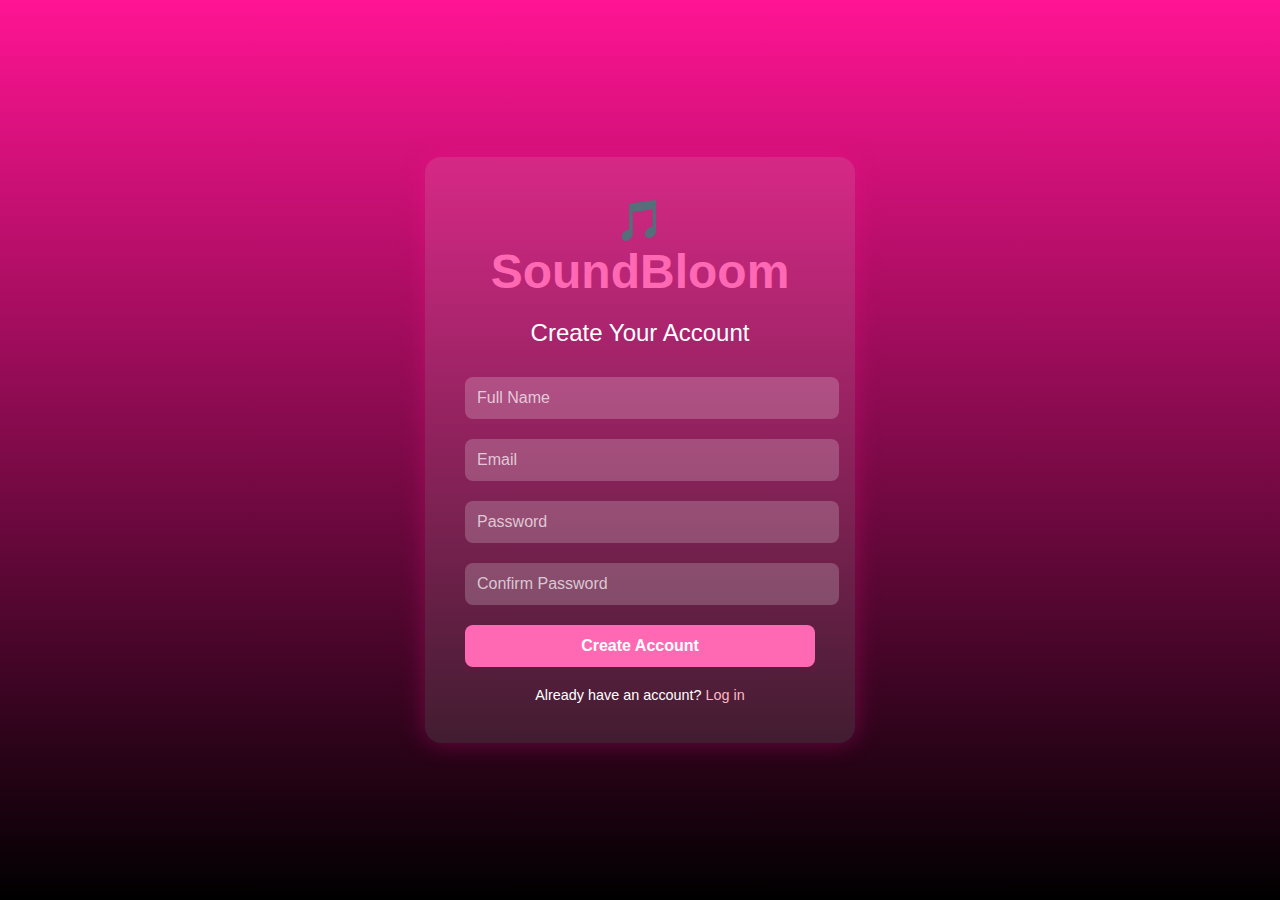
<file: account.html>
<!DOCTYPE html>
<html lang="en">
<head>
  <meta charset="UTF-8">
  <title>Create Account - SoundBloom</title>
  <style>
    body {
      margin: 0;
      font-family: 'Segoe UI', sans-serif;
      background: linear-gradient(to bottom, #ff1493, #000);
      display: flex;
      justify-content: center;
      align-items: center;
      height: 100vh;
    }

    .container {
      background: rgba(255, 255, 255, 0.1);
      padding: 40px;
      border-radius: 16px;
      box-shadow: 0 0 25px rgba(255, 20, 147, 0.3);
      width: 350px;
      color: white;
      text-align: center;
    }

    .logo {
      font-size: 2.5em;
      margin-bottom: 10px;
    }

    .logo span {
      font-size: 1.2em;
      font-weight: bold;
      color: #ff69b4;
    }

    h2 {
      margin-bottom: 20px;
      font-weight: normal;
    }

    input {
      width: 100%;
      padding: 12px;
      margin: 10px 0;
      border: none;
      border-radius: 8px;
      background: rgba(255, 255, 255, 0.2);
      color: white;
      font-size: 1em;
    }

    input::placeholder {
      color: rgba(255, 255, 255, 0.7);
    }

    button {
      width: 100%;
      padding: 12px;
      border: none;
      border-radius: 8px;
      background: #ff69b4;
      color: white;
      font-weight: bold;
      cursor: pointer;
      font-size: 1em;
      margin-top: 10px;
    }

    button:hover {
      background: #ff85c1;
    }

    .link {
      margin-top: 20px;
      font-size: 0.9em;
    }

    .link a {
      color: #ffb6c1;
      text-decoration: none;
    }

    .link a:hover {
      text-decoration: underline;
    }
  </style>
</head>
<body>

  <div class="container">
    <div class="logo">🎵 <span>SoundBloom</span></div>
    <h2>Create Your Account</h2>
    <form>
      <input type="text" placeholder="Full Name" required />
      <input type="email" placeholder="Email" required />
      <input type="password" placeholder="Password" required />
      <input type="password" placeholder="Confirm Password" required />
      <button type="submit">Create Account</button>
    </form>
    <div class="link">
      Already have an account? <a href="#">Log in</a>
    </div>
  </div>

</body>
</html>
</file>
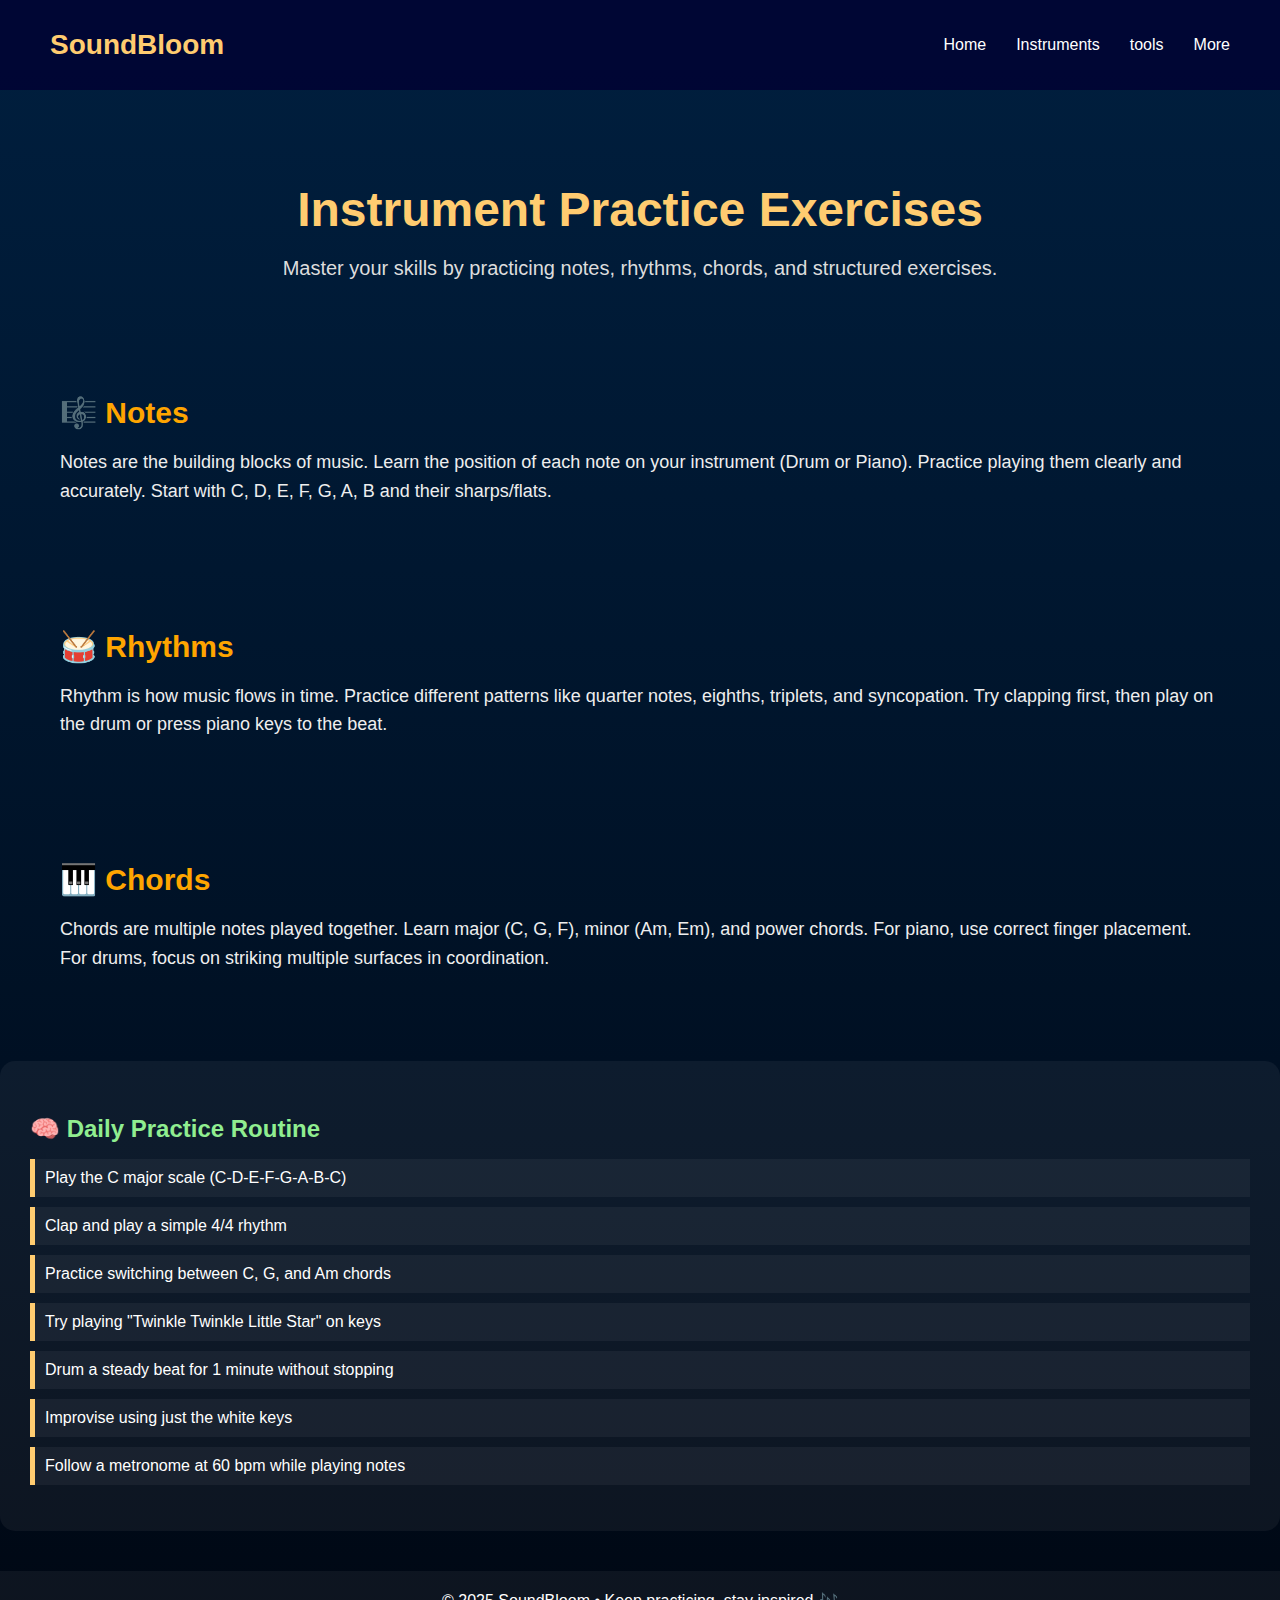
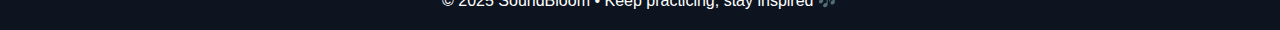
<file: exercise.html>
<!DOCTYPE html>
<html lang="en">
<head>
  <meta charset="UTF-8">
  <title>SoundBloom - Exercises</title>
  <style>
    body {
      margin: 0;
      font-family: 'Segoe UI', sans-serif;
      background: linear-gradient(to bottom, #001f3f, #000814);
      color: white;
    }

    nav {
      display: flex;
      justify-content: space-between;
      align-items: center;
      padding: 20px 50px;
      background-color: rgba(0, 0, 50, 0.8);
    }

    nav .logo {
      font-size: 28px;
      font-weight: bold;
      color: #ffcc70;
    }

    nav ul {
      list-style: none;
      display: flex;
      gap: 30px;
    }

    nav ul li {
      cursor: pointer;
      transition: 0.3s;
    }

    nav ul li:hover {
      color: #ffcc70;
    }

    header {
      text-align: center;
      padding: 60px 20px 30px;
    }

    header h1 {
      font-size: 48px;
      margin-bottom: 10px;
      color: #ffcc70;
    }

    header p {
      font-size: 20px;
      color: #ddd;
    }

    .section {
      padding: 40px 60px;
    }

    .section h2 {
      color: #ffa500;
      font-size: 30px;
      margin-bottom: 15px;
    }

    .section p {
      line-height: 1.6;
      font-size: 18px;
      color: #eee;
    }

    .exercise-list {
      background-color: rgba(255, 255, 255, 0.05);
      padding: 30px;
      margin-top: 30px;
      border-radius: 15px;
    }

    .exercise-list h3 {
      font-size: 24px;
      color: #90ee90;
      margin-bottom: 10px;
    }

    .exercise-list ul {
      list-style: none;
      padding-left: 0;
    }

    .exercise-list ul li {
      padding: 10px;
      background-color: rgba(255, 255, 255, 0.05);
      margin-bottom: 10px;
      border-left: 5px solid #ffcc70;
    }

    footer {
      text-align: center;
      padding: 20px;
      background-color: rgba(255, 255, 255, 0.05);
      margin-top: 40px;
    }
  </style>
</head>
<body>

  <nav>
    <div class="logo">SoundBloom</div>
    <ul>
      <li onclick="window.location.href='index.html'">Home</li>
      <li onclick="window.location.href='instruments.html'">Instruments</li>
      <li onclick="window.location.href='tools.html'">tools</li>
      <li onclick="window.location.href='more.html'">More</li>
    </ul>
  </nav>

  <header>
    <h1>Instrument Practice Exercises</h1>
    <p>Master your skills by practicing notes, rhythms, chords, and structured exercises.</p>
  </header>

  <div class="section">
    <h2>🎼 Notes</h2>
    <p>Notes are the building blocks of music. Learn the position of each note on your instrument (Drum or Piano). Practice playing them clearly and accurately. Start with C, D, E, F, G, A, B and their sharps/flats.</p>
  </div>

  <div class="section">
    <h2>🥁 Rhythms</h2>
    <p>Rhythm is how music flows in time. Practice different patterns like quarter notes, eighths, triplets, and syncopation. Try clapping first, then play on the drum or press piano keys to the beat.</p>
  </div>

  <div class="section">
    <h2>🎹 Chords</h2>
    <p>Chords are multiple notes played together. Learn major (C, G, F), minor (Am, Em), and power chords. For piano, use correct finger placement. For drums, focus on striking multiple surfaces in coordination.</p>
  </div>

  <div class="section exercise-list">
    <h3>🧠 Daily Practice Routine</h3>
    <ul>
      <li>Play the C major scale (C-D-E-F-G-A-B-C)</li>
      <li>Clap and play a simple 4/4 rhythm</li>
      <li>Practice switching between C, G, and Am chords</li>
      <li>Try playing "Twinkle Twinkle Little Star" on keys</li>
      <li>Drum a steady beat for 1 minute without stopping</li>
      <li>Improvise using just the white keys</li>
      <li>Follow a metronome at 60 bpm while playing notes</li>
    </ul>
  </div>

  <footer>
    © 2025 SoundBloom • Keep practicing, stay inspired 🎶
  </footer>

</body>
</html>
</file>
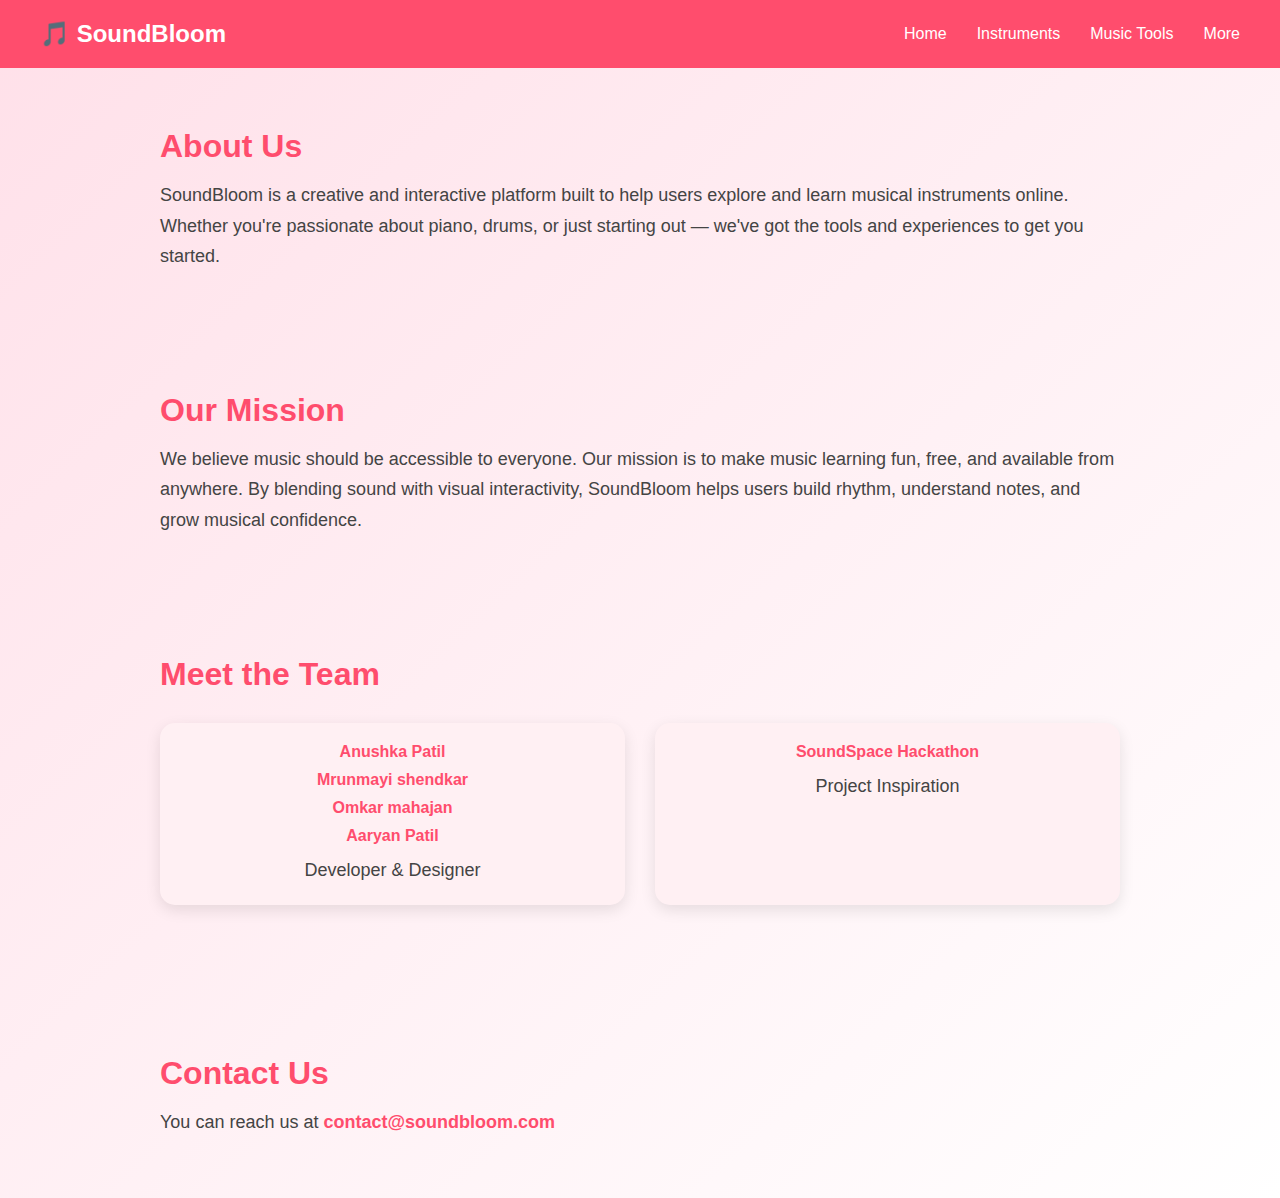
<file: more.html>
<!DOCTYPE html>
<html lang="en">
<head>
  <meta charset="UTF-8">
  <title>More | SoundBloom</title>
  <style>
    * {
      margin: 0;
      padding: 0;
      box-sizing: border-box;
    }

    body {
      font-family: 'Segoe UI', sans-serif;
      background: linear-gradient(to bottom right, #ffe0e9, #fff);
      color: #333;
    }

    nav {
      background-color: #ff4d6d;
      padding: 20px 40px;
      display: flex;
      justify-content: space-between;
      align-items: center;
    }

    nav .logo {
      font-size: 24px;
      font-weight: bold;
      color: white;
    }

    nav ul {
      list-style: none;
      display: flex;
      gap: 30px;
    }

    nav ul li {
      cursor: pointer;
      color: white;
      font-size: 16px;
      transition: 0.3s;
    }

    nav ul li:hover {
      text-decoration: underline;
    }

    .section {
      padding: 60px 20px;
      max-width: 1000px;
      margin: auto;
    }

    .section h2 {
      font-size: 32px;
      color: #ff4d6d;
      margin-bottom: 15px;
    }

    .section p {
      font-size: 18px;
      line-height: 1.7;
      color: #444;
    }

    .team {
      display: flex;
      flex-wrap: wrap;
      gap: 30px;
      margin-top: 30px;
    }

    .team-member {
      background-color: #fff0f3;
      padding: 20px;
      border-radius: 15px;
      flex: 1 1 250px;
      box-shadow: 0 5px 15px rgba(0, 0, 0, 0.1);
      text-align: center;
    }

    .team-member h4 {
      color: #ff4d6d;
      margin-bottom: 10px;
    }

    .contact {
      margin-top: 30px;
    }

    .contact a {
      color: #ff4d6d;
      text-decoration: none;
      font-weight: bold;
    }

    .contact a:hover {
      text-decoration: underline;
    }
  </style>
</head>
<body>
  <nav>
    <div class="logo">🎵 SoundBloom</div>
    <ul>
      <li onclick="window.location.href='index.html'">Home</li>
      <li onclick="window.location.href='instruments.html'">Instruments</li>
      <li onclick="window.location.href='tools.html'">Music Tools</li>
      <li>More</li>
    </ul>
  </nav>

  <div class="section">
    <h2>About Us</h2>
    <p>
      SoundBloom is a creative and interactive platform built to help users explore and learn musical instruments online.
      Whether you're passionate about piano, drums, or just starting out — we've got the tools and experiences to get you started.
    </p>
  </div>

  <div class="section">
    <h2>Our Mission</h2>
    <p>
      We believe music should be accessible to everyone. Our mission is to make music learning fun, free, and available from anywhere.
      By blending sound with visual interactivity, SoundBloom helps users build rhythm, understand notes, and grow musical confidence.
    </p>
  </div>

  <div class="section">
    <h2>Meet the Team</h2>
    <div class="team">
      <div class="team-member">
        <h4>Anushka Patil</h4>
        <h4>Mrunmayi shendkar</h4>
        <h4>Omkar mahajan</h4>
        <h4>Aaryan Patil</h4>
        <p>Developer & Designer</p>
      </div>
      <div class="team-member">
        <h4>SoundSpace Hackathon</h4>
        <p>Project Inspiration</p>
      </div>
    </div>
  </div>

  <div class="section contact">
    <h2>Contact Us</h2>
    <p>You can reach us at <a href="mailto:contact@soundbloom.com">contact@soundbloom.com</a></p>
  </div>
</body>
</html>
</file>
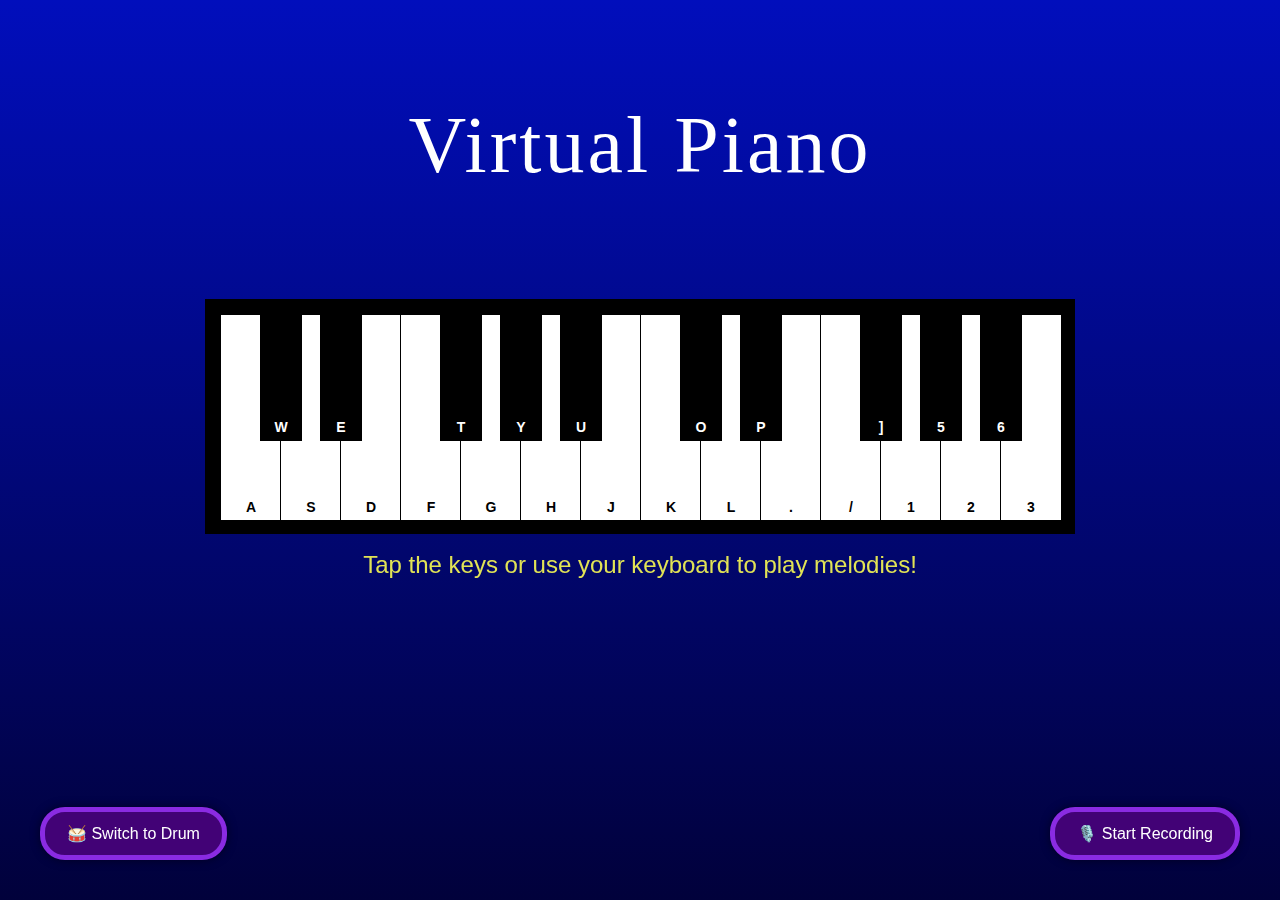
<file: piano.html>
<!DOCTYPE html>
<html lang="en">
<head>
  <meta charset="UTF-8">
  <title>Piano</title>
  <style>
    *{
      margin: 0;
      padding: 0;
    }
    body {
      font-family: sans-serif;
      justify-items: center;
      background: linear-gradient(180deg,rgb(1, 14, 188),rgb(1, 1, 59) );
      height: 100vh;
      background-size: cover;
    }

    .line-above { 
      letter-spacing: 3px;
      font-family:fantasy;
      position: relative;  
      top: 100px;       
      margin: 0;
      font-size: 500%;
      background: linear-gradient(270deg, #ffffff, #ffffff);
      -webkit-background-clip: text;
      -webkit-text-fill-color: transparent;
    }
    .piano {    
      position: relative;
      width: 840px;
      height: 205px;
      top: 180px;
      border-style:outset;
      border: 15px solid black;
    }

    .key {
      position: absolute;
      border: 1px solid #000;
      cursor: pointer;
      user-select: none;
      display: flex;
      justify-content: center;
      align-items: flex-end;
      padding-bottom: 5px;
      font-size: 14px;
      font-weight: bold;
    }

    .white {
      width: 60px;
      height: 200px;
      background: white;
      z-index: 1;
      color: black;
    }

    .black {
      width: 40px;
      height: 120px;
      background: black;
      z-index: 2;
      color: white;
    }

    .white.pressed {
      background-color: rgb(200, 198, 198) !important;
    }

    .black.pressed {
      background-color: rgb(152, 149, 149) !important;
    }
    .record-button {
      position: fixed;
      bottom: 40px;
      right: 40px;
      padding: 12px 22px;
      font-size: 16px;
      background-color: #420276;
      color: white;
      border:5px;
      border-style: solid;
      border-color: blueviolet;
      border-radius: 25px;
      cursor: pointer;
      z-index: 10;
      box-shadow: 0 0 10px rgba(0, 0, 0, 0.5);
    }

    .record-button:hover {
      background-color: #0056b3;
    }
    .line-below { 
      position: relative;
      font-family: sans-serif; 
      font-size: 150%;
      justify-items:center;  
      top:460px;    
      color: rgb(225, 227, 85);
      margin: 0;
    }
    video{
      position: fixed;
      width: 100%;
      z-index: -4;
    }
    .switch-button {
  position: fixed;
  bottom: 40px;
  left: 40px;
  padding: 12px 22px;
  font-size: 16px;
  background-color: #420276;
  color: white;
  border:5px;
  border-style: solid;
  border-color: blueviolet;
  border-radius: 25px;
  cursor: pointer;
  z-index: 10;
  box-shadow: 0 0 10px rgba(0, 0, 0, 0.5);
}

  </style>
</head>

<body>
  <button id="switchToDrumBtn" class="switch-button">🥁 Switch to Drum</button>
  <video src="https://media.istockphoto.com/id/2174719036/video/looping-abstract-clowing-background-with-multicolored-blurred-gradients-moving-on-dark.mp4?s=mp4-640x640-is&k=20&c=dILLv1n9w_hnRvzQAbSz19i6a63yTNtLem8385lvrgc=" loop autoplay muted></video>
  <div class="line-above">Virtual Piano</div>
    <div class="line-below">Tap the keys or use your keyboard to play melodies!</div>
  <div class="piano" id="piano">
    <button id="recordBtn" class="record-button">🎙️ Start Recording</button>
  <script>
    document.getElementById('switchToDrumBtn').addEventListener('click', function () {
  window.location.href = 'drum.html'; // Replace with actual path to your drum page
}); 
    let audioCtx = new (window.AudioContext || window.webkitAudioContext)();
    let dest = audioCtx.createMediaStreamDestination();
    let mediaRecorder = new MediaRecorder(dest.stream);
    let chunks = [];

    const whiteKeys = ['A', 'S', 'D', 'F', 'G', 'H', 'J', 'K', 'L', '.', '/', '1', '2', '3'];
    const blackKeys = ['W', 'E', 'T', 'Y', 'U', 'O', 'P', ']', '5', '6'];
    const whiteNotes = ['C4', 'D4', 'E4', 'F4', 'G4', 'A4', 'B4', 'C5', 'D5', 'E5', 'F5', 'G5', 'A5', 'B5'];
    const blackNotes = ['C#4', 'D#4', 'F#4', 'G#4', 'A#4', 'C#5', 'D#5', 'F#5', 'G#5', 'A#5'];

    const keyMap = {};
    const frequencies = {};

    function getFrequency(note) {
      const A4 = 440;
      const notes = ['C', 'C#', 'D', 'D#', 'E', 'F', 'F#', 'G', 'G#', 'A', 'A#', 'B'];
      let octave = parseInt(note.slice(-1));
      let key = note.slice(0, -1);
      let n = notes.indexOf(key) + 12 * (octave - 4);
      return A4 * Math.pow(2, n / 12);
    }

    function createKey(note, i, isBlack = false, keyChar = '') {
      const div = document.createElement('div');
      div.className = `key ${isBlack ? 'black' : 'white'}`;
      div.dataset.note = note;

      if (!isBlack) {
        div.style.left = `${i * 60}px`;
      } else {
        const blackKeyOffset = [1, 2, 4, 5, 6, 8, 9, 11, 12, 13];
        div.style.left = `${blackKeyOffset[i] * 60 - 20}px`;
      }

      const label = document.createElement('span');
      label.textContent = keyChar;
      div.appendChild(label);

      return div;
    }

    const piano = document.getElementById('piano');

    whiteNotes.forEach((note, i) => {
      frequencies[note] = getFrequency(note);
      const key = createKey(note, i, false, whiteKeys[i]);
      piano.appendChild(key);
      keyMap[whiteKeys[i]] = note;
    });

    blackNotes.forEach((note, i) => {
      frequencies[note] = getFrequency(note);
      const key = createKey(note, i, true, blackKeys[i]);
      piano.appendChild(key);
      keyMap[blackKeys[i]] = note;
    });

    const held = new Set();

    piano.addEventListener('mousedown', e => {
      if (e.target.classList.contains('key')) {
        const note = e.target.dataset.note;
        if (!held.has(note)) {
          playNote(note);
          held.add(note);
        }
        e.target.classList.add('pressed');
      }
    });

    piano.addEventListener('mouseup',   e => {
      if (e.target.classList.contains('key')) {
        held.delete(e.target.dataset.note);
        e.target.classList.remove('pressed');
      }
    });

    document.addEventListener('keydown', e => {
      const note = keyMap[e.key.toUpperCase()];
      if (note && !held.has(note)) {
        playNote(note);
        held.add(note);
        document.querySelectorAll(`[data-note="${note}"]`)
                .forEach(k => k.classList.add('pressed'));
      }
    });

    document.addEventListener('keyup', e => {
      const note = keyMap[e.key.toUpperCase()];
      if (note) {
        held.delete(note);
        document.querySelectorAll(`[data-note="${note}"]`)
                .forEach(k => k.classList.remove('pressed'));
      }
    });

    function playNote(note) {
      const osc = audioCtx.createOscillator();
      const gain = audioCtx.createGain();
      osc.type = 'sine';
      osc.frequency.value = frequencies[note];
      osc.connect(gain);
      gain.connect(audioCtx.destination);
      gain.connect(dest);            // <<<<< RECORDING FIX
      gain.gain.setValueAtTime(1, audioCtx.currentTime);
      gain.gain.exponentialRampToValueAtTime(0.001, audioCtx.currentTime + 1);
      osc.start();
      osc.stop(audioCtx.currentTime + 1);
    }
  </script>
  </div>

<canvas id="bg"></canvas>
<style>
  #bg{position:fixed;inset:0;z-index:-3;pointer-events:none;}
</style>
<script>
(()=>{
  const c = document.getElementById('bg');
  const ctx = c.getContext('2d');
  onresize = () => {c.width = innerWidth; c.height = innerHeight;};
  onresize();

  const waves = [];

  const oldPlayNote = window.playNote;
  window.playNote = (note)=>{
    oldPlayNote?.(note);
    const hue = (note.charCodeAt(0)*30)%360;
    waves.push({
      x: c.width/2 + (Math.random()-0.5)*c.width*0.6,
      y: c.height/2 + (Math.random()-0.5)*c.height*0.4,
      r: 0,
      maxR: Math.min(c.width,c.height)*0.35,
      opacity: 1,
      color: `hsl(${hue},100%,65%)`
    });
  };

  function draw(){
    ctx.clearRect(0,0,c.width,c.height);

    for(let i=waves.length-1;i>=0;i--){
      const w = waves[i];
      w.r += 4;
      w.opacity -= 0.015;
      if(w.opacity<=0){waves.splice(i,1);continue;}

      ctx.beginPath();
      ctx.arc(w.x,w.y,w.r,0,Math.PI*2);
      ctx.strokeStyle = w.color.replace(')',`, ${w.opacity})`).replace('rgb','rgba');
      ctx.lineWidth = 3;
      ctx.stroke();

      ctx.beginPath();
      ctx.arc(w.x,w.y,w.r*0.7,0,Math.PI*2);
      ctx.strokeStyle = w.color.replace(')',`, ${w.opacity*0.6})`).replace('rgb','rgba');
      ctx.lineWidth = 1.5;
      ctx.stroke();
    }
    requestAnimationFrame(draw);
  }
  draw();
})();

// Recording
mediaRecorder.ondataavailable = function(e) {
  chunks.push(e.data);
};

mediaRecorder.onstop = function() {
  const blob = new Blob(chunks, { type: 'audio/webm' });
  const url = URL.createObjectURL(blob);
  const a = document.createElement('a');
  a.style.display = 'none';
  a.href = url;
  a.download = 'piano-recording.webm';
  document.body.appendChild(a);
  a.click();
  setTimeout(() => {
    document.body.removeChild(a);
    URL.revokeObjectURL(url);
  }, 100);
  chunks = [];
};

document.getElementById('recordBtn').addEventListener('click', function () {
  if (mediaRecorder.state === 'inactive') {
    mediaRecorder.start();
    this.textContent = "⏹️ Stop Recording";
  } else {
    mediaRecorder.stop();
    this.textContent = "🎙️ Start Recording";
  }
});
</script>
</body>
</html>
</file>
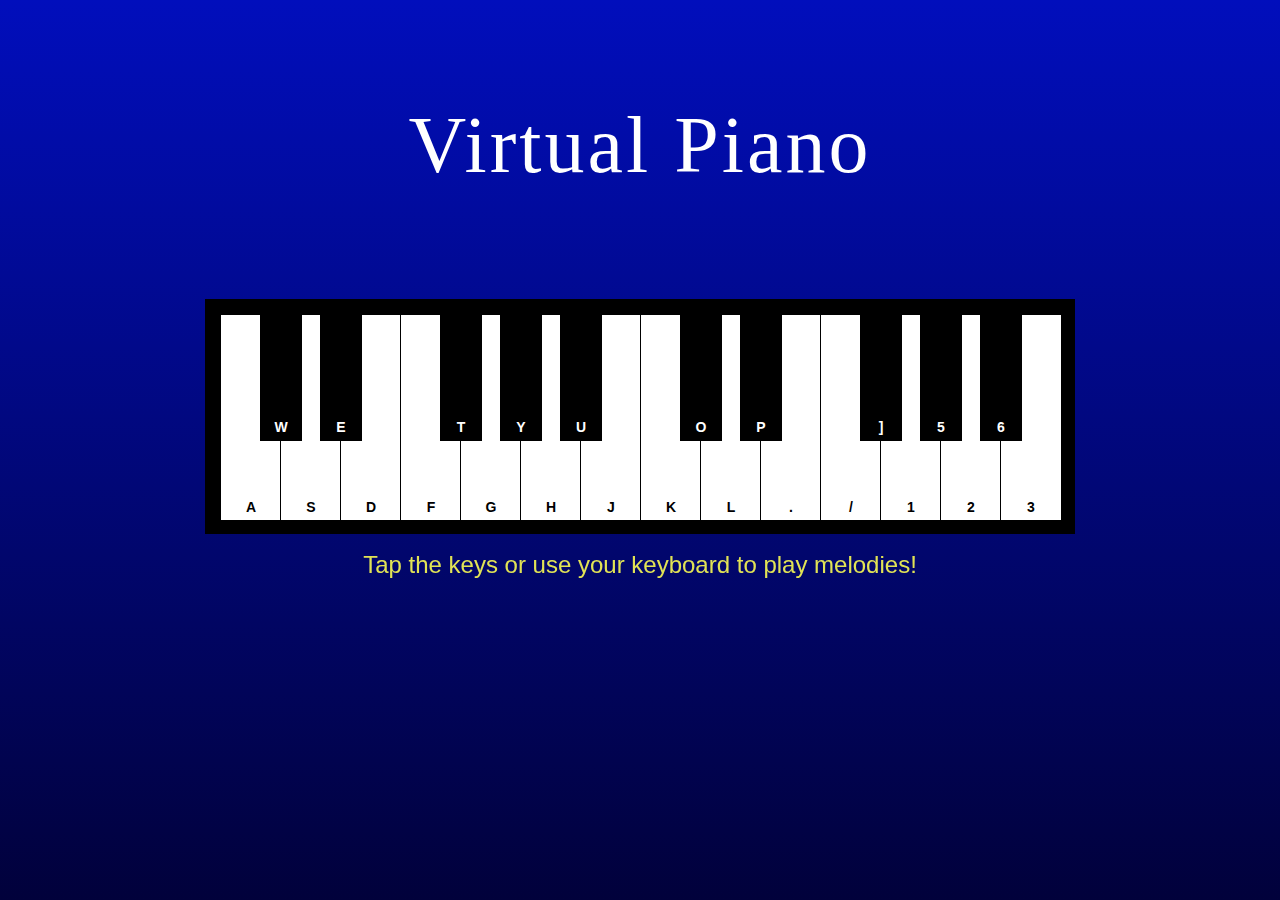
<file: pianoindex.html>
<!DOCTYPE html>
<html lang="en">
<head>
  <meta charset="UTF-8">
  <title>Piano</title>
  <style>
    *{
      margin: 0;
      padding: 0;
    }
    body {
      font-family: sans-serif;
      justify-items: center;
      background: linear-gradient(180deg,rgb(1, 14, 188),rgb(1, 1, 59) );
      height: 100vh;
      background-size: cover;
     
    }

    .line-above { 
      letter-spacing: 3px;
      font-family:fantasy;
      position: relative;  
      top: 100px;       
      margin: 0;
      font-size: 500%;
      background: linear-gradient(270deg, #ffffff, #ffffff);
      -webkit-background-clip: text;
      -webkit-text-fill-color: transparent;
    }
    .piano {    
      position: relative;
      width: 840px;
      height: 205px;
      top: 180px;
      border-style:outset;
      border: 15px solid black;
    }

    .key {
      position: absolute;
      border: 1px solid #000;
      cursor: pointer;
      user-select: none;
      display: flex;
      justify-content: center;
      align-items: flex-end;
      padding-bottom: 5px;
      font-size: 14px;
      font-weight: bold;
    }

    .white {
      width: 60px;
      height: 200px;
      background: white;
      z-index: 1;
      color: black;
    }

    .black {
      width: 40px;
      height: 120px;
      background: black;
      z-index: 2;
      color: white;
    }

    .white.pressed {
      background-color: rgb(200, 198, 198) !important;
    }

    .black.pressed {
      background-color: rgb(152, 149, 149) !important;
    }
    .line-below { 
      position: relative;
      font-family: sans-serif; 
      font-size: 150%;
      justify-items:center;  
      top:460px;    
      color: rgb(225, 227, 85);
      margin: 0;
    }
    video{
      position: fixed;
      width: 100%;
      z-index: -4;
    }

  </style>
</head>

<body>
  <video src="https://media.istockphoto.com/id/2174719036/video/looping-abstract-clowing-background-with-multicolored-blurred-gradients-moving-on-dark.mp4?s=mp4-640x640-is&k=20&c=dILLv1n9w_hnRvzQAbSz19i6a63yTNtLem8385lvrgc=" loop autoplay muted></video>
  <div class="line-above">Virtual Piano</div>
    <div class="line-below">Tap the keys or use your keyboard to play melodies!</div>
  <div class="piano" id="piano">
  <script>
    const AudioContext = window.AudioContext || window.webkitAudioContext;
    const context = new AudioContext();

    const whiteKeys = ['A', 'S', 'D', 'F', 'G', 'H', 'J', 'K', 'L', '.', '/', '1', '2', '3'];
    const blackKeys = ['W', 'E', 'T', 'Y', 'U', 'O', 'P', ']', '5', '6'];
    const whiteNotes = ['C4', 'D4', 'E4', 'F4', 'G4', 'A4', 'B4', 'C5', 'D5', 'E5', 'F5', 'G5', 'A5', 'B5'];
    const blackNotes = ['C#4', 'D#4', 'F#4', 'G#4', 'A#4', 'C#5', 'D#5', 'F#5', 'G#5', 'A#5'];

    const keyMap = {};
    const frequencies = {};

    function getFrequency(note) {
      const A4 = 440;
      const notes = ['C', 'C#', 'D', 'D#', 'E', 'F', 'F#', 'G', 'G#', 'A', 'A#', 'B'];
      let octave = parseInt(note.slice(-1));
      let key = note.slice(0, -1);
      let n = notes.indexOf(key) + 12 * (octave - 4);
      return A4 * Math.pow(2, n / 12);
    }

    function createKey(note, i, isBlack = false, keyChar = '') {
      const div = document.createElement('div');
      div.className = `key ${isBlack ? 'black' : 'white'}`;
      div.dataset.note = note;

      if (!isBlack) {
        div.style.left = `${i * 60}px`;
      } else {
        const blackKeyOffset = [1, 2, 4, 5, 6, 8, 9, 11, 12, 13];
        div.style.left = `${blackKeyOffset[i] * 60 - 20}px`;
      }

      const label = document.createElement('span');
      label.textContent = keyChar;
      div.appendChild(label);

      return div;
    }

    const piano = document.getElementById('piano');

    whiteNotes.forEach((note, i) => {
      frequencies[note] = getFrequency(note);
      const key = createKey(note, i, false, whiteKeys[i]);
      piano.appendChild(key);
      keyMap[whiteKeys[i]] = note;
    });

    blackNotes.forEach((note, i) => {
      frequencies[note] = getFrequency(note);
      const key = createKey(note, i, true, blackKeys[i]);
      piano.appendChild(key);
      keyMap[blackKeys[i]] = note;
    });

    /* ----------  prevent repeat while key is held  ---------- */
    const held = new Set();

    piano.addEventListener('mousedown', e => {
      if (e.target.classList.contains('key')) {
        const note = e.target.dataset.note;
        if (!held.has(note)) {
          playNote(note);
          held.add(note);
        }
        e.target.classList.add('pressed');
      }
    });

    piano.addEventListener('mouseup',   e => {
      if (e.target.classList.contains('key')) {
        held.delete(e.target.dataset.note);
        e.target.classList.remove('pressed');
      }
    });

    document.addEventListener('keydown', e => {
      const note = keyMap[e.key.toUpperCase()];
      if (note && !held.has(note)) {
        playNote(note);
        held.add(note);
        document.querySelectorAll(`[data-note="${note}"]`)
                .forEach(k => k.classList.add('pressed'));
      }
    });

    document.addEventListener('keyup', e => {
      const note = keyMap[e.key.toUpperCase()];
      if (note) {
        held.delete(note);
        document.querySelectorAll(`[data-note="${note}"]`)
                .forEach(k => k.classList.remove('pressed'));
      }
    });
    /* -------------------------------------------------------- */

    function playNote(note) {
      const osc = context.createOscillator();
      const gain = context.createGain();
      osc.type = 'sine';
      osc.frequency.value = frequencies[note];
      osc.connect(gain);
      gain.connect(context.destination);
      gain.gain.setValueAtTime(1, context.currentTime);
      gain.gain.exponentialRampToValueAtTime(0.001, context.currentTime + 1);
      osc.start();
      osc.stop(context.currentTime + 1);
    }
  </script>
  </div>

<!-- Electrical-wave background -->
<canvas id="bg"></canvas>
<style>
  #bg{position:fixed;inset:0;z-index:-3;pointer-events:none;}
</style>
<script>
(()=>{
  const c = document.getElementById('bg');
  const ctx = c.getContext('2d');
  onresize = () => {c.width = innerWidth; c.height = innerHeight;};
  onresize();

  const waves = [];

  const oldPlayNote = window.playNote;
  window.playNote = (note)=>{
    oldPlayNote?.(note);
    const hue = (note.charCodeAt(0)*30)%360;
    waves.push({
      x: c.width/2 + (Math.random()-0.5)*c.width*0.6,
      y: c.height/2 + (Math.random()-0.5)*c.height*0.4,
      r: 0,
      maxR: Math.min(c.width,c.height)*0.35,
      opacity: 1,
      color: `hsl(${hue},100%,65%)`
    });
  };

  function draw(){
    ctx.clearRect(0,0,c.width,c.height);

    for(let i=waves.length-1;i>=0;i--){
      const w = waves[i];
      w.r += 4;
      w.opacity -= 0.015;
      if(w.opacity<=0){waves.splice(i,1);continue;}

      ctx.beginPath();
      ctx.arc(w.x,w.y,w.r,0,Math.PI*2);
      ctx.strokeStyle = w.color.replace(')',`, ${w.opacity})`).replace('rgb','rgba');
      ctx.lineWidth = 3;
      ctx.stroke();

      ctx.beginPath();
      ctx.arc(w.x,w.y,w.r*0.7,0,Math.PI*2);
      ctx.strokeStyle = w.color.replace(')',`, ${w.opacity*0.6})`).replace('rgb','rgba');
      ctx.lineWidth = 1.5;
      ctx.stroke();
    }
    requestAnimationFrame(draw);
  }
  draw();
})();
</script>
</body>
</html>
</file>
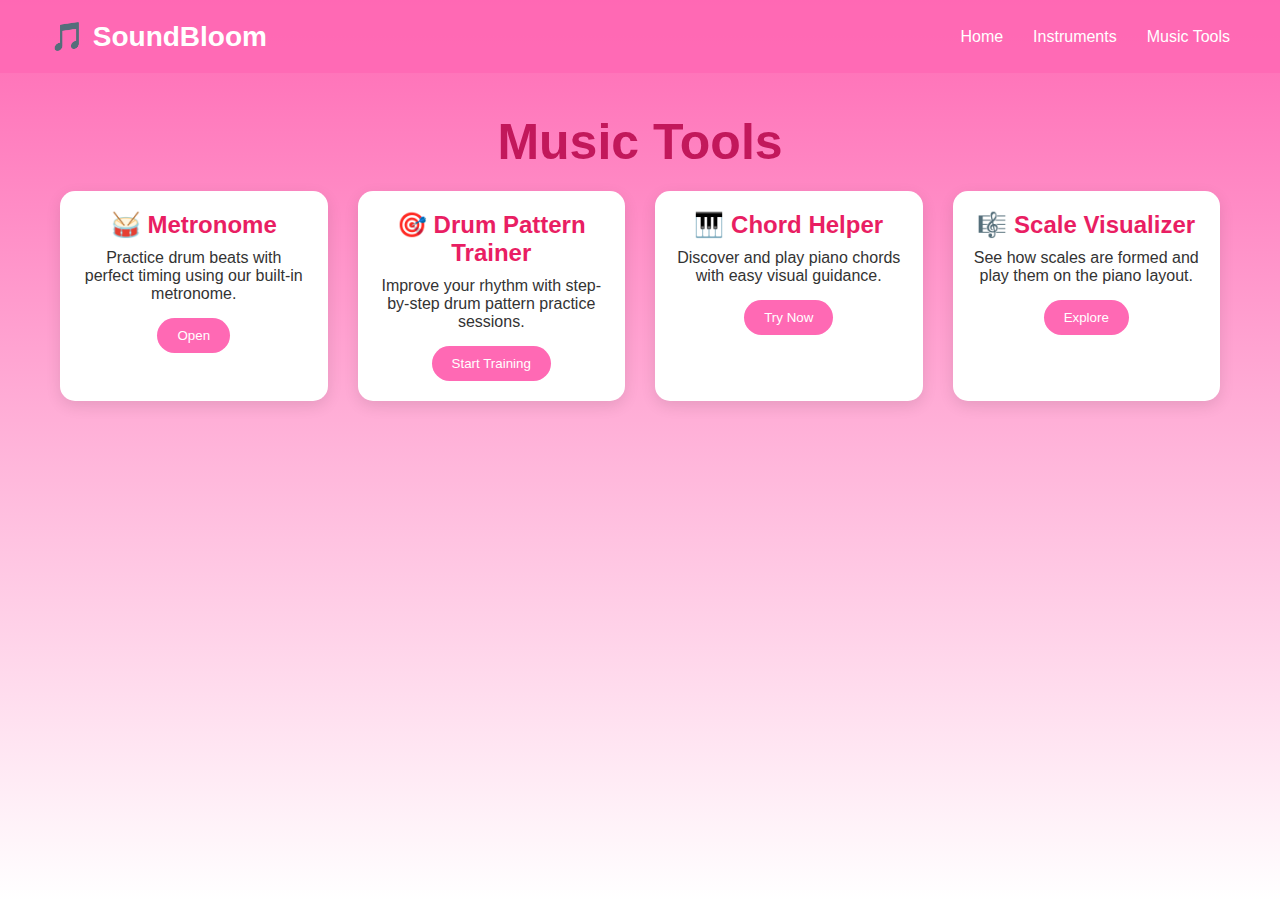
<file: tools.html>
<!DOCTYPE html>
<html lang="en">
<head>
  <meta charset="UTF-8">
  <title>Music Tools | SoundBloom</title>
  <style>
    * {
      margin: 0;
      padding: 0;
      box-sizing: border-box;
    }

    body {
      font-family: 'Segoe UI', sans-serif;
      background: linear-gradient(to bottom, #ff69b4, #fff);
      color: #333;
      min-height: 100vh;
    }

    nav {
      background-color: rgba(255, 105, 180, 0.85);
      padding: 20px 50px;
      display: flex;
      justify-content: space-between;
      align-items: center;
    }

    nav .logo {
      font-size: 28px;
      font-weight: bold;
      color: white;
    }

    nav ul {
      list-style: none;
      display: flex;
      gap: 30px;
    }

    nav ul li {
      color: white;
      cursor: pointer;
      transition: 0.3s;
    }

    nav ul li:hover {
      text-decoration: underline;
    }

    .container {
      padding: 40px 20px;
      max-width: 1200px;
      margin: auto;
    }

    h1 {
      text-align: center;
      font-size: 50px;
      margin-bottom: 20px;
      color: #c2185b;
    }

    .tools-grid {
      display: grid;
      grid-template-columns: repeat(auto-fit, minmax(250px, 1fr));
      gap: 30px;
    }

    .tool-card {
      background: white;
      padding: 20px;
      border-radius: 15px;
      box-shadow: 0 5px 15px rgba(0,0,0,0.1);
      text-align: center;
      transition: transform 0.3s;
    }

    .tool-card:hover {
      transform: translateY(-5px);
    }

    .tool-card h2 {
      font-size: 24px;
      color: #e91e63;
      margin-bottom: 10px;
    }

    .tool-card p {
      font-size: 16px;
      margin-bottom: 15px;
    }

    .tool-card button {
      padding: 10px 20px;
      border: none;
      background: #ff69b4;
      color: white;
      border-radius: 20px;
      cursor: pointer;
      transition: 0.3s;
    }

    .tool-card button:hover {
      background: #e91e63;
    }
  </style>
</head>
<body>

  <nav>
    <div class="logo">🎵 SoundBloom</div>
    <ul>
      <li onclick="window.location.href='index.html'">Home</li>
      <li onclick="window.location.href='instuments.html'">Instruments</li>
      <li>Music Tools</li>
    </ul>
  </nav>

  <div class="container">
    <h1>Music Tools</h1>
    <div class="tools-grid">

      <!-- Drum Tools -->
      <div class="tool-card">
        <h2>🥁 Metronome</h2>
        <p>Practice drum beats with perfect timing using our built-in metronome.</p>
        <button>Open</button>
      </div>

      <div class="tool-card">
        <h2>🎯 Drum Pattern Trainer</h2>
        <p>Improve your rhythm with step-by-step drum pattern practice sessions.</p>
        <button>Start Training</button>
      </div>

      <!-- Piano Tools -->
      <div class="tool-card">
        <h2>🎹 Chord Helper</h2>
        <p>Discover and play piano chords with easy visual guidance.</p>
        <button>Try Now</button>
      </div>

      <div class="tool-card">
        <h2>🎼 Scale Visualizer</h2>
        <p>See how scales are formed and play them on the piano layout.</p>
        <button>Explore</button>
      </div>

    </div>
  </div>

</body>
</html>
</file>
